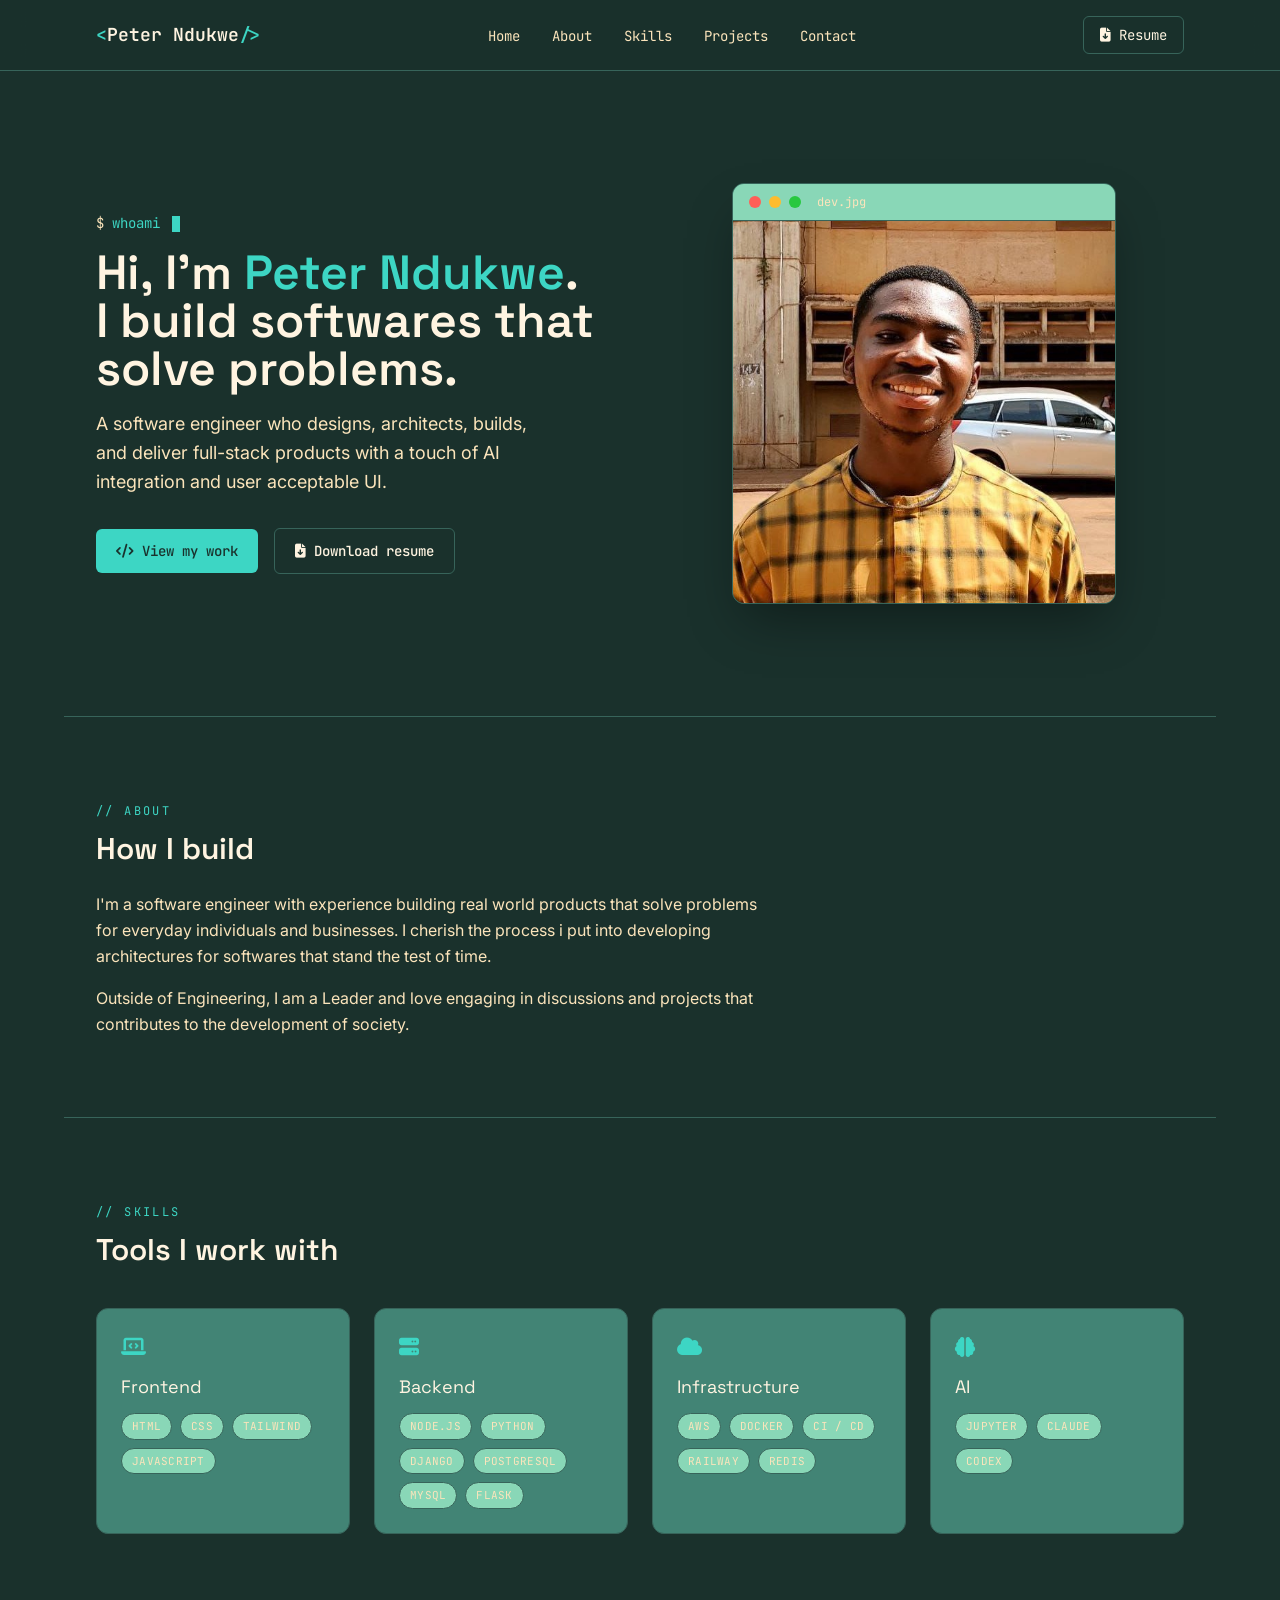
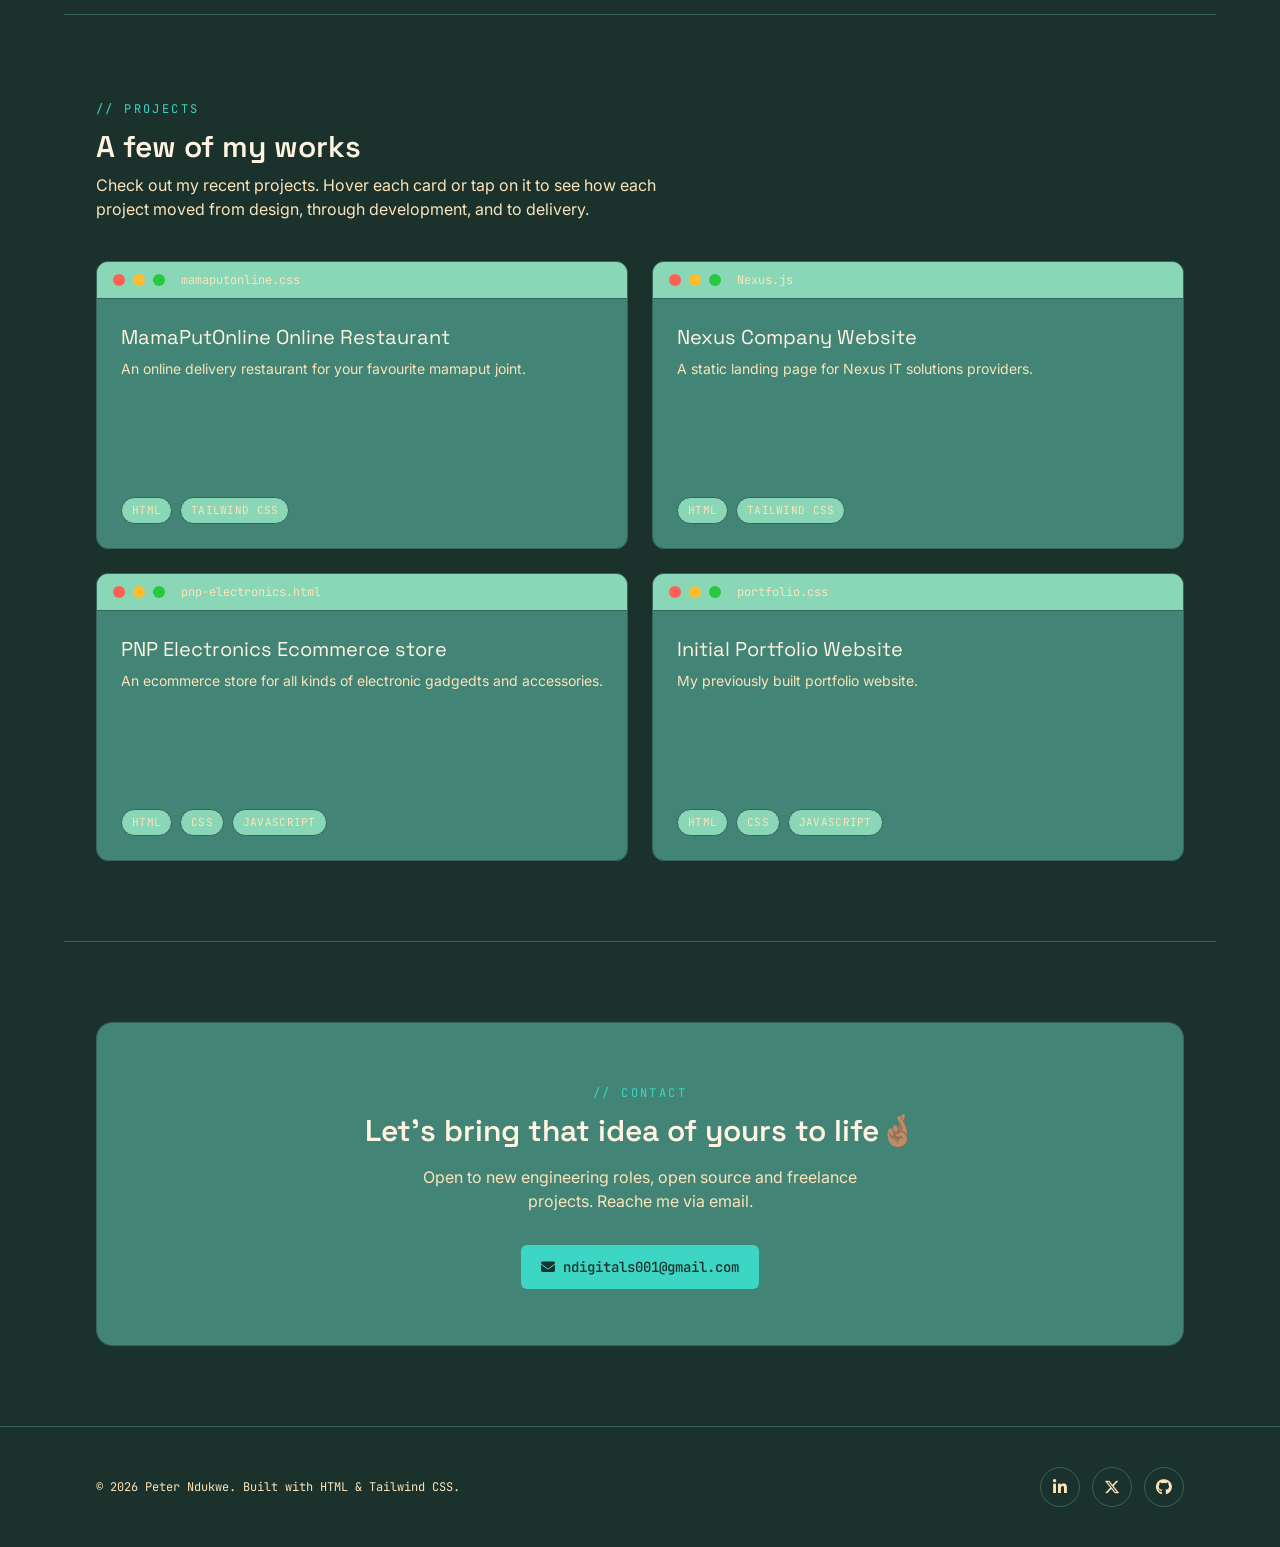
<file: index.html>
<!DOCTYPE html>
<html lang="en" class="scroll-smooth">
<head>
  <meta charset="UTF-8" />
  <meta name="viewport" content="width=device-width, initial-scale=1.0" />
  <title>Peter Ndukwe — Software Engineer</title>
  <meta name="description" content="Peter Ndukwe, a software engineer building reliable web applications end to end." />

  <!-- Google Fonts: Space Grotesk (headings), Inter (body), JetBrains Mono (labels/code accents) -->
  <link rel="preconnect" href="https://fonts.googleapis.com">
  <link rel="preconnect" href="https://fonts.gstatic.com" crossorigin>
  <link href="https://fonts.googleapis.com/css2?family=Space+Grotesk:wght@500;600;700&family=Inter:wght@400;500;600&family=JetBrains+Mono:wght@400;500;600&display=swap" rel="stylesheet">

  <!-- Font Awesome, used for the footer social icons (LinkedIn / X / GitHub) -->
  <link rel="stylesheet" href="https://cdnjs.cloudflare.com/ajax/libs/font-awesome/6.5.2/css/all.min.css">

  <!-- COMPILED Tailwind stylesheet. This is the OUTPUT file: it is generated
       from input.css + tailwind.config.js by running `npm run build`.
       Never edit output.css directly -- edit input.css instead and rebuild. -->
  <link rel="stylesheet" href="./css/output.css">
</head>

<body class="bg-bg text-ink font-body">

  <!-- =====================================================================
       NAVIGATION
       position: sticky + top-0 keeps the bar pinned to the top of the
       viewport once the page scrolls past it. backdrop-blur + a
       semi-transparent background gives the "glass" effect while still
       showing a hint of the page behind it.
  ====================================================================== -->
  <header class="sticky top-0 z-50 border-b border-edge bg-bg/80 backdrop-blur-md">
    <nav class="container-content flex items-center justify-between py-4">

      <!-- Logo / brand mark -->
      <a href="#home" class="font-mono text-lg font-semibold text-ink">
        <span class="text-accent">&lt;</span>Peter Ndukwe<span class="text-accent">/&gt;</span>
      </a>

      <!-- Desktop links: hidden on small screens, shown from the md breakpoint up -->
      <ul class="hidden md:flex items-center gap-8">
        <li><a href="#home" class="nav-link">Home</a></li>
        <li><a href="#about" class="nav-link">About</a></li>
        <li><a href="#skills" class="nav-link">Skills</a></li>
        <li><a href="#projects" class="nav-link">Projects</a></li>
        <li><a href="#contact" class="nav-link">Contact</a></li>
      </ul>

      <!-- Resume button stays visible at all sizes -->
      <a href="Peter-Ndukwe-Backend-Developer-Resume.pdf" download="Peter-Ndukwe-Resume.pdf"
         class="hidden sm:inline-flex items-center gap-2 rounded-md border border-edge px-4 py-2
                font-mono text-sm text-ink transition-colors hover:border-accent hover:text-accent">
        <i class="fa-solid fa-file-arrow-down"></i> Resume
      </a>
      <!-- Mobile menu toggle button: only visible below the md breakpoint -->
      <button id="menu-toggle" aria-label="Toggle navigation menu" aria-expanded="false"
              class="md:hidden text-ink text-xl">
        <i class="fa-solid fa-bars"></i>
      </button>
    </nav>

    <!-- Mobile dropdown menu: hidden by default, toggled via JS at the bottom of the page -->
    <ul id="mobile-menu" class="hidden md:hidden flex-col gap-1 border-t border-edge bg-bg px-6 py-4">
      <li><a href="#home" class="block py-2 nav-link">Home</a></li>
      <li><a href="#about" class="block py-2 nav-link">About</a></li>
      <li><a href="#skills" class="block py-2 nav-link">Skills</a></li>
      <li><a href="#projects" class="block py-2 nav-link">Projects</a></li>
      <li><a href="#contact" class="block py-2 nav-link">Contact</a></li>
      <li><a href="assets/resume.pdf" download="Your-Name-Resume.pdf" class="block py-2 nav-link">Download resume</a></li>
    </ul>
  </header>

  <main>
    <!-- =====================================================================
         HERO SECTION
         Two-column layout: intro copy + CTAs on the left, photo framed as
         an IDE-style window on the right. id="home" so the nav can jump here.
    ====================================================================== -->
    <section id="home" class="container-content grid md:grid-cols-2 gap-12 items-center py-20 md:py-28">

      <!-- Left column: introduction -->
      <div class="animate-fadeUp">
        <p class="font-mono text-accent text-sm mb-4">
          <span class="text-muted">$</span> whoami
          <span class="inline-block w-2 h-4 bg-accent ml-1 align-middle animate-blink"></span>
        </p>

        <h1 class="font-display text-4xl sm:text-5xl font-semibold leading-tight mb-4">
          Hi, I'm <span class="text-accent">Peter Ndukwe</span>.<br/>
          I build softwares that solve problems.
        </h1>

        <p class="text-muted text-lg leading-relaxed mb-8 max-w-md">
          A software engineer who designs, architects, builds, and deliver full-stack products
          with a touch of AI integration and user acceptable UI.
        </p>

        <!-- Call-to-action buttons: jump to projects, or download the resume -->
        <div class="flex flex-wrap items-center gap-4">
          <a href="#projects" class="btn-primary">
            <i class="fa-solid fa-code"></i> View my work
          </a>

          <!--
            RESUME DOWNLOAD BUTTON
            ---------------------------------------------------------------
            `href` points at the PDF sitting in this project's /assets
            folder. The `download` attribute tells the browser to save the
            file to disk (with the given filename) instead of navigating
            to it -- no JavaScript required, this is plain HTML behaviour.
            If you rename or move the file, update the href to match.
          -->
          <a href="Peter-Ndukwe-Backend-Developer-Resume.pdf" download="Peter-Ndukwe-Resume.pdf" class="btn-outline">
            <i class="fa-solid fa-file-arrow-down"></i> Download resume
          </a>
        </div>
      </div>

      <!-- Right column: photo, framed like a code editor window -->
      <div class="animate-fadeUp">
        <div class="rounded-xl border border-edge bg-panel overflow-hidden shadow-2xl shadow-black/40 max-w-sm mx-auto">
          <!-- Fake "window chrome" bar with traffic-light dots, ties into the dev theme -->
          <div class="window-bar">
            <span class="window-dot bg-dot-red"></span>
            <span class="window-dot bg-dot-yellow"></span>
            <span class="window-dot bg-dot-green"></span>
            <span class="ml-2 font-mono text-xs text-muted">dev.jpg</span>
          </div>
          <!-- Swap assets/profile.svg for your real photo (jpg/png/webp) -->
          <img src="images/passport.jpg" alt="Portrait of Peter Ndukwe" class="w-full aspect-square object-cover">
        </div>
      </div>
    </section>

    <!-- =====================================================================
         ABOUT SECTION
    ====================================================================== -->
    <section id="about" class="container-content py-20 border-t border-edge">
      <div class="max-w-2xl">
        <span class="section-tag">// about</span>
        <h2 class="text-3xl font-semibold mb-6">How I build</h2>
        <p class="text-muted leading-relaxed mb-4">
          I'm a software engineer with experience building real world products that solve problems for everyday individuals and businesses. I cherish the process i put into developing architectures for softwares that stand the test of time.
        </p>
        <p class="text-muted leading-relaxed">
          Outside of Engineering, I am a Leader and love engaging in discussions and projects that contributes to the development of society.
        </p>
      </div>
    </section>

    <!-- =====================================================================
         SKILLS SECTION
         A simple grid of skill categories rendered as mono "tag" pills.
    ====================================================================== -->
    <section id="skills" class="container-content py-20 border-t border-edge">
      <span class="section-tag">// skills</span>
      <h2 class="text-3xl font-semibold mb-10">Tools I work with</h2>

      <div class="grid sm:grid-cols-2 lg:grid-cols-4 gap-6">

        <div class="rounded-xl border border-edge bg-panel p-6">
          <i class="fa-solid fa-laptop-code text-accent mb-3 text-xl"></i>
          <h3 class="font-display text-lg mb-3">Frontend</h3>
          <div class="flex flex-wrap gap-2">
            <span class="tech-pill">HTML</span>
            <span class="tech-pill">CSS</span>
            <span class="tech-pill">Tailwind</span>
            <span class="tech-pill">JavaScript</span>
          </div>
        </div>

        <div class="rounded-xl border border-edge bg-panel p-6">
          <i class="fa-solid fa-server text-accent mb-3 text-xl"></i>
          <h3 class="font-display text-lg mb-3">Backend</h3>
          <div class="flex flex-wrap gap-2">
            <span class="tech-pill">Node.js</span>
            <span class="tech-pill">Python</span>
            <span class="tech-pill">Django</span>
            <span class="tech-pill">PostgreSQL</span>
            <span class="tech-pill">MySQL</span>
            <span class="tech-pill">Flask</span>
          </div>
        </div>

        <div class="rounded-xl border border-edge bg-panel p-6">
          <i class="fa-solid fa-cloud text-accent mb-3 text-xl"></i>
          <h3 class="font-display text-lg mb-3">Infrastructure</h3>
          <div class="flex flex-wrap gap-2">
            <span class="tech-pill">AWS</span>
            <span class="tech-pill">Docker</span>
            <span class="tech-pill">CI / CD</span>
            <span class="tech-pill">Railway</span>
            <span class="tech-pill">Redis</span>
          </div>
        </div>

        <div class="rounded-xl border border-edge bg-panel p-6">
         <i class="fa-solid fa-brain text-accent mb-3 text-xl"></i>
          <h3 class="font-display text-lg mb-3">AI</h3>
          <div class="flex flex-wrap gap-2">
            <span class="tech-pill">Jupyter</span>
            <span class="tech-pill">Claude</span>
            <span class="tech-pill">Codex</span>
          </div>
        </div>

      </div>
    </section>

    <!-- =====================================================================
         PROJECTS SECTION
         4 project cards. Each card shows the project name/stack by default;
         hovering (or tab-focusing, for keyboard users) reveals a
         description panel covering the design -> build -> delivery story.
         This is powered by the .project-card / .card-reveal classes
         defined in input.css (group-hover style, but using a plain
         CSS `:hover` + `:focus-within` selector so no extra JS is needed).
    ====================================================================== -->
    <section id="projects" class="container-content py-20 border-t border-edge">
      <span class="section-tag">// projects</span>
      <h2 class="text-3xl font-semibold mb-2"> A few of my works</h2>
      <p class="text-muted mb-10 max-w-xl">
        Check out my recent projects.
        Hover each card or tap on it to see how each project moved from design,
        through development, and to delivery.
      </p>

      <div class="grid sm:grid-cols-2 gap-6">

        <!-- Project 1 -->
        <article class="project-card h-72" tabindex="0">
          <div class="window-bar">
            <span class="window-dot bg-dot-red"></span>
            <span class="window-dot bg-dot-yellow"></span>
            <span class="window-dot bg-dot-green"></span>
            <span class="ml-2 font-mono text-xs text-muted">mamaputonline.css</span>
          </div>
          <div class="flex-1 p-6 flex flex-col">
            <h3 class="font-display text-xl mb-2">MamaPutOnline Online Restaurant</h3>
            <p class="text-muted text-sm mb-4">
              An online delivery restaurant for your favourite mamaput joint.
            </p>
            <div class="mt-auto flex flex-wrap gap-2">
              <span class="tech-pill">HTML</span>
              <span class="tech-pill">Tailwind CSS</span>
            </div>
          </div>

          <!-- Hover/focus reveal: design -> build -> delivery narrative -->
          <div class="card-reveal">
            <h4 class="font-mono text-xs uppercase text-accent tracking-wide">how it was built</h4>
            <p class="text-sm text-muted leading-relaxed">
              <span class="text-ink">Design:</span> spent a morning at the kitchen to see how orders actually flowed during rush hour, then designed a mobile-first menu and ordering screen that loads fast on low data .
              <span class="text-ink"> Build:</span> built the storefront in html and css and a bit of JS to handle mobile menu
              <span class="text-ink"> Delivery:</span> prepped it for deployment via GitHub
            </p>
            <div class="flex items-center gap-3">
              <a href="https://github.com/ndigitals04/mamaputonline" target="_blank" rel="noopener noreferrer"
                aria-label="GitHub profile" class="social-icon">
                <i class="fa-brands fa-github"></i>
              </a>
              <a class="flex items-center gap-2" href="https://ndigitals04.github.io/mamaputonline/" target="_blank" rel="noopener noreferrer" aria-label="GitHub profile">
                <div class="social-icon">
                  <i class="fa-solid fa-play"></i>
                </div>
                Live Demo
              </a>
            </div>
          </div>
        </article>

        <!-- Project 2 -->
        <article class="project-card h-72" tabindex="0">
          <div class="window-bar">
            <span class="window-dot bg-dot-red"></span>
            <span class="window-dot bg-dot-yellow"></span>
            <span class="window-dot bg-dot-green"></span>
            <span class="ml-2 font-mono text-xs text-muted">Nexus.js</span>
          </div>
          <div class="flex-1 p-6 flex flex-col">
            <h3 class="font-display text-xl mb-2">Nexus Company Website</h3>
            <p class="text-muted text-sm mb-4">
              A static landing page for Nexus IT solutions providers.
            </p>
            <div class="mt-auto flex flex-wrap gap-2">
              <span class="tech-pill">HTML</span>
              <span class="tech-pill">TAILWIND CSS</span>
            </div>
          </div>

          <div class="card-reveal">
            <h4 class="font-mono text-xs uppercase text-accent tracking-wide">how it was built</h4>
            <p class="text-sm text-muted leading-relaxed">
              <span class="text-ink">Design:</span> UI was provided by Turing Tech Trainers.
              <span class="text-ink"> Build:</span> Took time to stuy tailwind properly and built as pixel perfect as possible the provided interface.
              <span class="text-ink"> Delivery:</span> deployed via GitHub pages.
            </p>
            <div class="flex items-center gap-3">
              <a href="https://github.com/ndigitals04/peter_ndukwe_nexus_website" target="_blank" rel="noopener noreferrer"
                aria-label="GitHub profile" class="social-icon">
                <i class="fa-brands fa-github"></i>
              </a>
              <a class="flex items-center gap-2" href="https://ndigitals04.github.io/peter_ndukwe_nexus_website/" target="_blank" rel="noopener noreferrer" aria-label="GitHub profile">
                <div class="social-icon">
                  <i class="fa-solid fa-play"></i>
                </div>
                Live Demo
              </a>
            </div>
          </div>
        </article>

        <!-- Project 3 -->
        <article class="project-card h-72" tabindex="0">
          <div class="window-bar">
            <span class="window-dot bg-dot-red"></span>
            <span class="window-dot bg-dot-yellow"></span>
            <span class="window-dot bg-dot-green"></span>
            <span class="ml-2 font-mono text-xs text-muted">pnp-electronics.html</span>
          </div>
          <div class="flex-1 p-6 flex flex-col">
            <h3 class="font-display text-xl mb-2">PNP Electronics Ecommerce store</h3>
            <p class="text-muted text-sm mb-4">
              An ecommerce store for all kinds of electronic gadgedts and accessories.
            </p>
            <div class="mt-auto flex flex-wrap gap-2">
              <span class="tech-pill">HTML</span>
              <span class="tech-pill">CSS</span>
              <span class="tech-pill">JavaScript</span>
            </div>
          </div>

          <div class="card-reveal">
            <h4 class="font-mono text-xs uppercase text-accent tracking-wide">how it was built</h4>
            <p class="text-sm text-muted leading-relaxed">
              <span class="text-ink">Design:</span> a group project from Turing Tech.
              <span class="text-ink"> Build:</span>Spent time in back to meetings with team members to plan how we'll go about the build. About and contact page were assigned to me..
              <span class="text-ink"> Delivery:</span> I compiled the project from all group members and prepared for deployment via GitHub.
            </p>

            <div class="flex items-center gap-3">
              <a href="https://github.com/frankson12000/group16-project-e-commerce" target="_blank" rel="noopener noreferrer"
                aria-label="GitHub profile" class="social-icon">
                <i class="fa-brands fa-github"></i>
              </a>
              <a class="flex items-center gap-2" href="https://frankson12000.github.io/group16-project-e-commerce/" target="_blank" rel="noopener noreferrer" aria-label="GitHub profile">
                <div class="social-icon">
                  <i class="fa-solid fa-play"></i>
                </div>
                Live Demo
              </a>
            </div>
          </div>
        </article>

        <!-- Project 4 -->
        <article class="project-card h-72" tabindex="0">
          <div class="window-bar">
            <span class="window-dot bg-dot-red"></span>
            <span class="window-dot bg-dot-yellow"></span>
            <span class="window-dot bg-dot-green"></span>
            <span class="ml-2 font-mono text-xs text-muted">portfolio.css</span>
          </div>
          <div class="flex-1 p-6 flex flex-col">
            <h3 class="font-display text-xl mb-2">Initial Portfolio Website</h3>
            <p class="text-muted text-sm mb-4">
              My previously built portfolio website.
            </p>
            <div class="mt-auto flex flex-wrap gap-2">
              <span class="tech-pill">HTML</span>
              <span class="tech-pill">CSS</span>
              <span class="tech-pill">JavaScript</span>
            </div>
          </div>

          <div class="card-reveal">
            <h4 class="font-mono text-xs uppercase text-accent tracking-wide">how it was built</h4>
            <p class="text-sm text-muted leading-relaxed">
              <span class="text-ink">Design:</span> First took inspiration from a couple of sites and that's where i got the changing theme idea.
              <span class="text-ink"> Build:</span> built the html structure and then went into styling with css. Added JS for the mobile menu and to update the date the portfolio was last modified.
              <span class="text-ink"> Delivery:</span> Deployed with GitHub pages and shared online for review.
            </p>

            <div class="flex items-center gap-3">
              <a href="https://github.com/ndigitals04/peterndukwe_portfolio" target="_blank" rel="noopener noreferrer"
                aria-label="GitHub profile" class="social-icon">
                <i class="fa-brands fa-github"></i>
              </a>
              <a class="flex items-center gap-2" href="https://ndigitals04.github.io/peterndukwe_portfolio/" target="_blank" rel="noopener noreferrer" aria-label="GitHub profile">
                <div class="social-icon">
                  <i class="fa-solid fa-play"></i>
                </div>
                Live Demo
              </a>
            </div>
          </div>
        </article>

      </div>
    </section>

    <!-- =====================================================================
         CONTACT SECTION
    ====================================================================== -->
    <section id="contact" class="container-content py-20 border-t border-edge">
      <div class="rounded-2xl border border-edge bg-panel px-8 py-14 text-center">
        <span class="section-tag">// contact</span>
        <h2 class="text-3xl font-semibold mb-4">Let's bring that idea of yours to life🤞🏽</h2>
        <p class="text-muted max-w-md mx-auto mb-8">
          Open to new engineering roles, open source and freelance projects. Reache me via email.
        </p>
        <a href="mailto:ndigitals001@gmail.com" class="btn-primary">
          <i class="fa-solid fa-envelope"></i> ndigitals001@gmail.com
        </a>
      </div>
    </section>
  </main>

  <!-- =====================================================================
       FOOTER
       Social links to LinkedIn, X (Twitter) and GitHub, using Font Awesome
       brand icons. Update the href values to point at your real profiles.
  ====================================================================== -->
  <footer class="border-t border-edge">
    <div class="container-content py-10 flex flex-col sm:flex-row items-center justify-between gap-6">

      <p class="font-mono text-xs text-muted">
        © <span id="year"></span> Peter Ndukwe. Built with HTML &amp; Tailwind CSS.
      </p>

      <div class="flex items-center gap-3">
        <a href="https://linkedin.com/in/peter--ndukwe" target="_blank" rel="noopener noreferrer"
           aria-label="LinkedIn profile" class="social-icon">
          <i class="fa-brands fa-linkedin-in"></i>
        </a>
        <a href="https://x.com/ndigitals001" target="_blank" rel="noopener noreferrer"
           aria-label="X (Twitter) profile" class="social-icon">
          <i class="fa-brands fa-x-twitter"></i>
        </a>
        <a href="https://github.com/ndigitals04" target="_blank" rel="noopener noreferrer"
           aria-label="GitHub profile" class="social-icon">
          <i class="fa-brands fa-github"></i>
        </a>
      </div>
    </div>
  </footer>

  <!-- =====================================================================
       JAVASCRIPT
       Small, vanilla JS for two things only:
         1. Toggling the mobile nav menu open/closed.
         2. Writing the current year into the footer automatically.
       Everything else (smooth scroll, hover reveals, the resume download)
       is handled by plain HTML/CSS -- no framework needed for a one-pager.
  ====================================================================== -->
  <script>
    // Grab the toggle button and the mobile menu it controls
    const menuToggle = document.getElementById('menu-toggle');
    const mobileMenu = document.getElementById('mobile-menu');

    menuToggle.addEventListener('click', () => {
      // Flip the menu between hidden/visible
      const isHidden = mobileMenu.classList.contains('hidden');
      mobileMenu.classList.toggle('hidden');
      mobileMenu.classList.toggle('flex');

      // Keep the button's accessible state in sync with the menu state
      menuToggle.setAttribute('aria-expanded', String(isHidden));
    });

    // Close the mobile menu automatically once a link inside it is clicked
    mobileMenu.querySelectorAll('a').forEach((link) => {
      link.addEventListener('click', () => {
        mobileMenu.classList.add('hidden');
        mobileMenu.classList.remove('flex');
        menuToggle.setAttribute('aria-expanded', 'false');
      });
    });

    // Auto-fill the footer's copyright year so it never goes stale
    document.getElementById('year').textContent = new Date().getFullYear();
  </script>

</body>
</html>
</file>
<file: css/output.css>
/**
 * input.css
 * -------------------------------------------------------------------------
 * This is the SOURCE file. You never link this directly in index.html.
 * Tailwind reads this file, combines it with every class used in
 * index.html, and writes the final compiled stylesheet to output.css.
 *
 * Build it with:
 *    npm install            (first time only)
 *    npm run build          (one-off build -> output.css)
 *    npm run watch           (rebuilds automatically while you edit)
 * -------------------------------------------------------------------------
 */

/* Pulls in Tailwind's base reset, then its utility/component layers */

*, ::before, ::after {
  --tw-border-spacing-x: 0;
  --tw-border-spacing-y: 0;
  --tw-translate-x: 0;
  --tw-translate-y: 0;
  --tw-rotate: 0;
  --tw-skew-x: 0;
  --tw-skew-y: 0;
  --tw-scale-x: 1;
  --tw-scale-y: 1;
  --tw-pan-x:  ;
  --tw-pan-y:  ;
  --tw-pinch-zoom:  ;
  --tw-scroll-snap-strictness: proximity;
  --tw-gradient-from-position:  ;
  --tw-gradient-via-position:  ;
  --tw-gradient-to-position:  ;
  --tw-ordinal:  ;
  --tw-slashed-zero:  ;
  --tw-numeric-figure:  ;
  --tw-numeric-spacing:  ;
  --tw-numeric-fraction:  ;
  --tw-ring-inset:  ;
  --tw-ring-offset-width: 0px;
  --tw-ring-offset-color: #fff;
  --tw-ring-color: rgb(59 130 246 / 0.5);
  --tw-ring-offset-shadow: 0 0 #0000;
  --tw-ring-shadow: 0 0 #0000;
  --tw-shadow: 0 0 #0000;
  --tw-shadow-colored: 0 0 #0000;
  --tw-blur:  ;
  --tw-brightness:  ;
  --tw-contrast:  ;
  --tw-grayscale:  ;
  --tw-hue-rotate:  ;
  --tw-invert:  ;
  --tw-saturate:  ;
  --tw-sepia:  ;
  --tw-drop-shadow:  ;
  --tw-backdrop-blur:  ;
  --tw-backdrop-brightness:  ;
  --tw-backdrop-contrast:  ;
  --tw-backdrop-grayscale:  ;
  --tw-backdrop-hue-rotate:  ;
  --tw-backdrop-invert:  ;
  --tw-backdrop-opacity:  ;
  --tw-backdrop-saturate:  ;
  --tw-backdrop-sepia:  ;
  --tw-contain-size:  ;
  --tw-contain-layout:  ;
  --tw-contain-paint:  ;
  --tw-contain-style:  ;
}

::backdrop {
  --tw-border-spacing-x: 0;
  --tw-border-spacing-y: 0;
  --tw-translate-x: 0;
  --tw-translate-y: 0;
  --tw-rotate: 0;
  --tw-skew-x: 0;
  --tw-skew-y: 0;
  --tw-scale-x: 1;
  --tw-scale-y: 1;
  --tw-pan-x:  ;
  --tw-pan-y:  ;
  --tw-pinch-zoom:  ;
  --tw-scroll-snap-strictness: proximity;
  --tw-gradient-from-position:  ;
  --tw-gradient-via-position:  ;
  --tw-gradient-to-position:  ;
  --tw-ordinal:  ;
  --tw-slashed-zero:  ;
  --tw-numeric-figure:  ;
  --tw-numeric-spacing:  ;
  --tw-numeric-fraction:  ;
  --tw-ring-inset:  ;
  --tw-ring-offset-width: 0px;
  --tw-ring-offset-color: #fff;
  --tw-ring-color: rgb(59 130 246 / 0.5);
  --tw-ring-offset-shadow: 0 0 #0000;
  --tw-ring-shadow: 0 0 #0000;
  --tw-shadow: 0 0 #0000;
  --tw-shadow-colored: 0 0 #0000;
  --tw-blur:  ;
  --tw-brightness:  ;
  --tw-contrast:  ;
  --tw-grayscale:  ;
  --tw-hue-rotate:  ;
  --tw-invert:  ;
  --tw-saturate:  ;
  --tw-sepia:  ;
  --tw-drop-shadow:  ;
  --tw-backdrop-blur:  ;
  --tw-backdrop-brightness:  ;
  --tw-backdrop-contrast:  ;
  --tw-backdrop-grayscale:  ;
  --tw-backdrop-hue-rotate:  ;
  --tw-backdrop-invert:  ;
  --tw-backdrop-opacity:  ;
  --tw-backdrop-saturate:  ;
  --tw-backdrop-sepia:  ;
  --tw-contain-size:  ;
  --tw-contain-layout:  ;
  --tw-contain-paint:  ;
  --tw-contain-style:  ;
}

/*! tailwindcss v3.4.19 | MIT License | https://tailwindcss.com
 */

/*
1. Prevent padding and border from affecting element width. (https://github.com/mozdevs/cssremedy/issues/4)
2. Allow adding a border to an element by just adding a border-width. (https://github.com/tailwindcss/tailwindcss/pull/116)
*/

*,
::before,
::after {
  box-sizing: border-box;
  /* 1 */
  border-width: 0;
  /* 2 */
  border-style: solid;
  /* 2 */
  border-color: #e5e7eb;
  /* 2 */
}

::before,
::after {
  --tw-content: '';
}

/*
1. Use a consistent sensible line-height in all browsers.
2. Prevent adjustments of font size after orientation changes in iOS.
3. Use a more readable tab size.
4. Use the user's configured `sans` font-family by default.
5. Use the user's configured `sans` font-feature-settings by default.
6. Use the user's configured `sans` font-variation-settings by default.
7. Disable tap highlights on iOS
*/

html,
:host {
  line-height: 1.5;
  /* 1 */
  -webkit-text-size-adjust: 100%;
  /* 2 */
  -moz-tab-size: 4;
  /* 3 */
  -o-tab-size: 4;
     tab-size: 4;
  /* 3 */
  font-family: ui-sans-serif, system-ui, sans-serif, "Apple Color Emoji", "Segoe UI Emoji", "Segoe UI Symbol", "Noto Color Emoji";
  /* 4 */
  font-feature-settings: normal;
  /* 5 */
  font-variation-settings: normal;
  /* 6 */
  -webkit-tap-highlight-color: transparent;
  /* 7 */
}

/*
1. Remove the margin in all browsers.
2. Inherit line-height from `html` so users can set them as a class directly on the `html` element.
*/

body {
  margin: 0;
  /* 1 */
  line-height: inherit;
  /* 2 */
}

/*
1. Add the correct height in Firefox.
2. Correct the inheritance of border color in Firefox. (https://bugzilla.mozilla.org/show_bug.cgi?id=190655)
3. Ensure horizontal rules are visible by default.
*/

hr {
  height: 0;
  /* 1 */
  color: inherit;
  /* 2 */
  border-top-width: 1px;
  /* 3 */
}

/*
Add the correct text decoration in Chrome, Edge, and Safari.
*/

abbr:where([title]) {
  -webkit-text-decoration: underline dotted;
          text-decoration: underline dotted;
}

/*
Remove the default font size and weight for headings.
*/

h1,
h2,
h3,
h4,
h5,
h6 {
  font-size: inherit;
  font-weight: inherit;
}

/*
Reset links to optimize for opt-in styling instead of opt-out.
*/

a {
  color: inherit;
  text-decoration: inherit;
}

/*
Add the correct font weight in Edge and Safari.
*/

b,
strong {
  font-weight: bolder;
}

/*
1. Use the user's configured `mono` font-family by default.
2. Use the user's configured `mono` font-feature-settings by default.
3. Use the user's configured `mono` font-variation-settings by default.
4. Correct the odd `em` font sizing in all browsers.
*/

code,
kbd,
samp,
pre {
  font-family: JetBrains Mono, ui-monospace, SFMono-Regular, monospace;
  /* 1 */
  font-feature-settings: normal;
  /* 2 */
  font-variation-settings: normal;
  /* 3 */
  font-size: 1em;
  /* 4 */
}

/*
Add the correct font size in all browsers.
*/

small {
  font-size: 80%;
}

/*
Prevent `sub` and `sup` elements from affecting the line height in all browsers.
*/

sub,
sup {
  font-size: 75%;
  line-height: 0;
  position: relative;
  vertical-align: baseline;
}

sub {
  bottom: -0.25em;
}

sup {
  top: -0.5em;
}

/*
1. Remove text indentation from table contents in Chrome and Safari. (https://bugs.chromium.org/p/chromium/issues/detail?id=999088, https://bugs.webkit.org/show_bug.cgi?id=201297)
2. Correct table border color inheritance in all Chrome and Safari. (https://bugs.chromium.org/p/chromium/issues/detail?id=935729, https://bugs.webkit.org/show_bug.cgi?id=195016)
3. Remove gaps between table borders by default.
*/

table {
  text-indent: 0;
  /* 1 */
  border-color: inherit;
  /* 2 */
  border-collapse: collapse;
  /* 3 */
}

/*
1. Change the font styles in all browsers.
2. Remove the margin in Firefox and Safari.
3. Remove default padding in all browsers.
*/

button,
input,
optgroup,
select,
textarea {
  font-family: inherit;
  /* 1 */
  font-feature-settings: inherit;
  /* 1 */
  font-variation-settings: inherit;
  /* 1 */
  font-size: 100%;
  /* 1 */
  font-weight: inherit;
  /* 1 */
  line-height: inherit;
  /* 1 */
  letter-spacing: inherit;
  /* 1 */
  color: inherit;
  /* 1 */
  margin: 0;
  /* 2 */
  padding: 0;
  /* 3 */
}

/*
Remove the inheritance of text transform in Edge and Firefox.
*/

button,
select {
  text-transform: none;
}

/*
1. Correct the inability to style clickable types in iOS and Safari.
2. Remove default button styles.
*/

button,
input:where([type='button']),
input:where([type='reset']),
input:where([type='submit']) {
  -webkit-appearance: button;
  /* 1 */
  background-color: transparent;
  /* 2 */
  background-image: none;
  /* 2 */
}

/*
Use the modern Firefox focus style for all focusable elements.
*/

:-moz-focusring {
  outline: auto;
}

/*
Remove the additional `:invalid` styles in Firefox. (https://github.com/mozilla/gecko-dev/blob/2f9eacd9d3d995c937b4251a5557d95d494c9be1/layout/style/res/forms.css#L728-L737)
*/

:-moz-ui-invalid {
  box-shadow: none;
}

/*
Add the correct vertical alignment in Chrome and Firefox.
*/

progress {
  vertical-align: baseline;
}

/*
Correct the cursor style of increment and decrement buttons in Safari.
*/

::-webkit-inner-spin-button,
::-webkit-outer-spin-button {
  height: auto;
}

/*
1. Correct the odd appearance in Chrome and Safari.
2. Correct the outline style in Safari.
*/

[type='search'] {
  -webkit-appearance: textfield;
  /* 1 */
  outline-offset: -2px;
  /* 2 */
}

/*
Remove the inner padding in Chrome and Safari on macOS.
*/

::-webkit-search-decoration {
  -webkit-appearance: none;
}

/*
1. Correct the inability to style clickable types in iOS and Safari.
2. Change font properties to `inherit` in Safari.
*/

::-webkit-file-upload-button {
  -webkit-appearance: button;
  /* 1 */
  font: inherit;
  /* 2 */
}

/*
Add the correct display in Chrome and Safari.
*/

summary {
  display: list-item;
}

/*
Removes the default spacing and border for appropriate elements.
*/

blockquote,
dl,
dd,
h1,
h2,
h3,
h4,
h5,
h6,
hr,
figure,
p,
pre {
  margin: 0;
}

fieldset {
  margin: 0;
  padding: 0;
}

legend {
  padding: 0;
}

ol,
ul,
menu {
  list-style: none;
  margin: 0;
  padding: 0;
}

/*
Reset default styling for dialogs.
*/

dialog {
  padding: 0;
}

/*
Prevent resizing textareas horizontally by default.
*/

textarea {
  resize: vertical;
}

/*
1. Reset the default placeholder opacity in Firefox. (https://github.com/tailwindlabs/tailwindcss/issues/3300)
2. Set the default placeholder color to the user's configured gray 400 color.
*/

input::-moz-placeholder, textarea::-moz-placeholder {
  opacity: 1;
  /* 1 */
  color: #9ca3af;
  /* 2 */
}

input::placeholder,
textarea::placeholder {
  opacity: 1;
  /* 1 */
  color: #9ca3af;
  /* 2 */
}

/*
Set the default cursor for buttons.
*/

button,
[role="button"] {
  cursor: pointer;
}

/*
Make sure disabled buttons don't get the pointer cursor.
*/

:disabled {
  cursor: default;
}

/*
1. Make replaced elements `display: block` by default. (https://github.com/mozdevs/cssremedy/issues/14)
2. Add `vertical-align: middle` to align replaced elements more sensibly by default. (https://github.com/jensimmons/cssremedy/issues/14#issuecomment-634934210)
   This can trigger a poorly considered lint error in some tools but is included by design.
*/

img,
svg,
video,
canvas,
audio,
iframe,
embed,
object {
  display: block;
  /* 1 */
  vertical-align: middle;
  /* 2 */
}

/*
Constrain images and videos to the parent width and preserve their intrinsic aspect ratio. (https://github.com/mozdevs/cssremedy/issues/14)
*/

img,
video {
  max-width: 100%;
  height: auto;
}

/* Make elements with the HTML hidden attribute stay hidden by default */

[hidden]:where(:not([hidden="until-found"])) {
  display: none;
}

html {
  /* Makes clicking a nav link (e.g. #projects) scroll smoothly */
  scroll-behavior: smooth;
}

body {
  --tw-bg-opacity: 1;
  background-color: rgb(26 49 44 / var(--tw-bg-opacity, 1));
  font-family: Inter, ui-sans-serif, system-ui, sans-serif;
  --tw-text-opacity: 1;
  color: rgb(255 244 225 / var(--tw-text-opacity, 1));
  -webkit-font-smoothing: antialiased;
  -moz-osx-font-smoothing: grayscale;
}

/* Gives every section a scroll-margin so the sticky nav never overlaps
     the top of the section when jumped to via an anchor link */

section {
  scroll-margin-top: 5rem;
  /* background-color: #37645a; */
}

h1, h2, h3, h4 {
  font-family: Space Grotesk, ui-sans-serif, system-ui, sans-serif;
  --tw-text-opacity: 1;
  color: rgb(255 244 225 / var(--tw-text-opacity, 1));
}

/* ---- Layout helpers --------------------------------------------------- */

.container-content {
  margin-left: auto;
  margin-right: auto;
  max-width: 72rem;
  padding-left: 1.5rem;
  padding-right: 1.5rem;
}

@media (min-width: 640px) {
  .container-content {
    padding-left: 2rem;
    padding-right: 2rem;
  }
}

.section-tag {
  /* Small mono "label" that sits above every section heading,
       e.g. "// about" — reinforces the developer/IDE theme */
  margin-bottom: 0.75rem;
  display: inline-block;
  font-family: JetBrains Mono, ui-monospace, SFMono-Regular, monospace;
  font-size: 0.75rem;
  line-height: 1rem;
  text-transform: uppercase;
  letter-spacing: 0.2em;
  --tw-text-opacity: 1;
  color: rgb(61 214 196 / var(--tw-text-opacity, 1));
}

/* ---- Navigation -------------------------------------------------------- */

.nav-link {
  font-family: JetBrains Mono, ui-monospace, SFMono-Regular, monospace;
  font-size: 0.875rem;
  line-height: 1.25rem;
  --tw-text-opacity: 1;
  color: rgb(251 228 187 / var(--tw-text-opacity, 1));
  transition-property: color, background-color, border-color, text-decoration-color, fill, stroke;
  transition-timing-function: cubic-bezier(0.4, 0, 0.2, 1);
  transition-duration: 200ms;
}

.nav-link:hover {
  --tw-text-opacity: 1;
  color: rgb(61 214 196 / var(--tw-text-opacity, 1));
}

/* ---- Buttons ------------------------------------------------------------ */

.btn-primary {
  display: inline-flex;
  align-items: center;
  gap: 0.5rem;
  border-radius: 0.375rem;
  --tw-bg-opacity: 1;
  background-color: rgb(61 214 196 / var(--tw-bg-opacity, 1));
  padding-left: 1.25rem;
  padding-right: 1.25rem;
  padding-top: 0.75rem;
  padding-bottom: 0.75rem;
  font-family: JetBrains Mono, ui-monospace, SFMono-Regular, monospace;
  font-size: 0.875rem;
  line-height: 1.25rem;
  font-weight: 500;
  --tw-text-opacity: 1;
  color: rgb(26 49 44 / var(--tw-text-opacity, 1));
  transition-property: transform;
  transition-timing-function: cubic-bezier(0.4, 0, 0.2, 1);
  transition-duration: 200ms;
}

.btn-primary:hover {
  --tw-translate-y: -0.125rem;
  transform: translate(var(--tw-translate-x), var(--tw-translate-y)) rotate(var(--tw-rotate)) skewX(var(--tw-skew-x)) skewY(var(--tw-skew-y)) scaleX(var(--tw-scale-x)) scaleY(var(--tw-scale-y));
}

/* Opacity modifiers (shadow-accent/20) can't be used inside @apply,
     so the hover glow is written as a plain CSS rule instead. */

.btn-primary:hover {
  box-shadow: 0 10px 15px -3px rgba(61, 214, 196, 0.2), 0 4px 6px -4px rgba(61, 214, 196, 0.2);
}

.btn-outline {
  display: inline-flex;
  align-items: center;
  gap: 0.5rem;
  border-radius: 0.375rem;
  border-width: 1px;
  --tw-border-opacity: 1;
  border-color: rgb(55 100 90 / var(--tw-border-opacity, 1));
  padding-left: 1.25rem;
  padding-right: 1.25rem;
  padding-top: 0.75rem;
  padding-bottom: 0.75rem;
  font-family: JetBrains Mono, ui-monospace, SFMono-Regular, monospace;
  font-size: 0.875rem;
  line-height: 1.25rem;
  font-weight: 500;
  --tw-text-opacity: 1;
  color: rgb(255 244 225 / var(--tw-text-opacity, 1));
  transition-property: color, background-color, border-color, text-decoration-color, fill, stroke;
  transition-timing-function: cubic-bezier(0.4, 0, 0.2, 1);
  transition-duration: 200ms;
}

.btn-outline:hover {
  --tw-border-opacity: 1;
  border-color: rgb(61 214 196 / var(--tw-border-opacity, 1));
  --tw-text-opacity: 1;
  color: rgb(61 214 196 / var(--tw-text-opacity, 1));
}

/* ---- IDE-style window chrome (used for hero photo + project cards) ----- */

.window-dot {
  display: inline-block;
  height: 0.75rem;
  width: 0.75rem;
  border-radius: 9999px;
}

.window-bar {
  display: flex;
  align-items: center;
  gap: 0.5rem;
  border-bottom-width: 1px;
  --tw-border-opacity: 1;
  border-color: rgb(55 100 90 / var(--tw-border-opacity, 1));
  --tw-bg-opacity: 1;
  background-color: rgb(137 215 183 / var(--tw-bg-opacity, 1));
  padding-left: 1rem;
  padding-right: 1rem;
  padding-top: 0.625rem;
  padding-bottom: 0.625rem;
}

/* ---- Project card -------------------------------------------------------
     The card is `relative` + `overflow-hidden` so the hover description
     panel (.card-reveal) can sit on top of it and slide/fade into view. */

.project-card {
  position: relative;
  display: flex;
  flex-direction: column;
  overflow: hidden;
  border-radius: 0.75rem;
  border-width: 1px;
  --tw-border-opacity: 1;
  border-color: rgb(55 100 90 / var(--tw-border-opacity, 1));
  --tw-bg-opacity: 1;
  background-color: rgb(66 132 117 / var(--tw-bg-opacity, 1));
  transition-property: color, background-color, border-color, text-decoration-color, fill, stroke;
  transition-timing-function: cubic-bezier(0.4, 0, 0.2, 1);
  transition-duration: 300ms;
}

.project-card:hover {
  --tw-border-opacity: 1;
  border-color: rgb(66 132 117 / var(--tw-border-opacity, 1));
}

.card-reveal {
  pointer-events: none;
  position: absolute;
  inset: 0px;
  display: flex;
  --tw-translate-y: 0.5rem;
  transform: translate(var(--tw-translate-x), var(--tw-translate-y)) rotate(var(--tw-rotate)) skewX(var(--tw-skew-x)) skewY(var(--tw-skew-y)) scaleX(var(--tw-scale-x)) scaleY(var(--tw-scale-y));
  flex-direction: column;
  justify-content: center;
  gap: 0.75rem;
  padding: 1.5rem;
  opacity: 0;
  transition-property: all;
  transition-timing-function: cubic-bezier(0.4, 0, 0.2, 1);
  transition-duration: 300ms;
  transition-timing-function: cubic-bezier(0, 0, 0.2, 1);
  /* Opacity modifiers like `bg-panel/97` can't be used inside @apply,
       so the translucent panel background is set directly here instead. */
  background-color: rgba(18, 27, 46, 0.97);
}

/* Reveal the description panel on hover OR keyboard focus
     (focus-within covers tabbing to the link inside the card) */

.project-card:hover .card-reveal,
  .project-card:focus-within .card-reveal {
  pointer-events: auto;
  --tw-translate-y: 0px;
  transform: translate(var(--tw-translate-x), var(--tw-translate-y)) rotate(var(--tw-rotate)) skewX(var(--tw-skew-x)) skewY(var(--tw-skew-y)) scaleX(var(--tw-scale-x)) scaleY(var(--tw-scale-y));
  opacity: 1;
}

.tech-pill {
  border-radius: 9999px;
  border-width: 1px;
  --tw-border-opacity: 1;
  border-color: rgb(55 100 90 / var(--tw-border-opacity, 1));
  --tw-bg-opacity: 1;
  background-color: rgb(137 215 183 / var(--tw-bg-opacity, 1));
  padding-left: 0.625rem;
  padding-right: 0.625rem;
  padding-top: 0.25rem;
  padding-bottom: 0.25rem;
  font-family: JetBrains Mono, ui-monospace, SFMono-Regular, monospace;
  font-size: 11px;
  text-transform: uppercase;
  letter-spacing: 0.025em;
  --tw-text-opacity: 1;
  color: rgb(251 228 187 / var(--tw-text-opacity, 1));
}

/* ---- Social icon links (footer) ---------------------------------------- */

.social-icon {
  display: flex;
  height: 2.5rem;
  width: 2.5rem;
  align-items: center;
  justify-content: center;
  border-radius: 9999px;
  border-width: 1px;
  --tw-border-opacity: 1;
  border-color: rgb(55 100 90 / var(--tw-border-opacity, 1));
  --tw-text-opacity: 1;
  color: rgb(251 228 187 / var(--tw-text-opacity, 1));
  transition-property: color, background-color, border-color, text-decoration-color, fill, stroke;
  transition-timing-function: cubic-bezier(0.4, 0, 0.2, 1);
  transition-duration: 200ms;
}

.social-icon:hover {
  --tw-border-opacity: 1;
  border-color: rgb(61 214 196 / var(--tw-border-opacity, 1));
  --tw-text-opacity: 1;
  color: rgb(61 214 196 / var(--tw-text-opacity, 1));
}

.visible {
  visibility: visible;
}

.static {
  position: static;
}

.sticky {
  position: sticky;
}

.top-0 {
  top: 0px;
}

.z-50 {
  z-index: 50;
}

.mx-auto {
  margin-left: auto;
  margin-right: auto;
}

.mb-10 {
  margin-bottom: 2.5rem;
}

.mb-2 {
  margin-bottom: 0.5rem;
}

.mb-3 {
  margin-bottom: 0.75rem;
}

.mb-4 {
  margin-bottom: 1rem;
}

.mb-6 {
  margin-bottom: 1.5rem;
}

.mb-8 {
  margin-bottom: 2rem;
}

.ml-1 {
  margin-left: 0.25rem;
}

.ml-2 {
  margin-left: 0.5rem;
}

.mt-auto {
  margin-top: auto;
}

.block {
  display: block;
}

.inline-block {
  display: inline-block;
}

.flex {
  display: flex;
}

.grid {
  display: grid;
}

.hidden {
  display: none;
}

.aspect-square {
  aspect-ratio: 1 / 1;
}

.h-4 {
  height: 1rem;
}

.h-72 {
  height: 18rem;
}

.w-2 {
  width: 0.5rem;
}

.w-full {
  width: 100%;
}

.max-w-2xl {
  max-width: 42rem;
}

.max-w-md {
  max-width: 28rem;
}

.max-w-sm {
  max-width: 24rem;
}

.max-w-xl {
  max-width: 36rem;
}

.flex-1 {
  flex: 1 1 0%;
}

@keyframes blink {
  0%, 50% {
    opacity: 1;
  }

  51%, 100% {
    opacity: 0;
  }
}

.animate-blink {
  animation: blink 1s step-end infinite;
}

@keyframes fadeUp {
  0% {
    opacity: 0;
    transform: translateY(12px);
  }

  100% {
    opacity: 1;
    transform: translateY(0);
  }
}

.animate-fadeUp {
  animation: fadeUp 0.6s ease-out both;
}

.flex-col {
  flex-direction: column;
}

.flex-wrap {
  flex-wrap: wrap;
}

.items-center {
  align-items: center;
}

.justify-center {
  justify-content: center;
}

.justify-between {
  justify-content: space-between;
}

.justify-evenly {
  justify-content: space-evenly;
}

.gap-1 {
  gap: 0.25rem;
}

.gap-12 {
  gap: 3rem;
}

.gap-2 {
  gap: 0.5rem;
}

.gap-3 {
  gap: 0.75rem;
}

.gap-4 {
  gap: 1rem;
}

.gap-6 {
  gap: 1.5rem;
}

.gap-8 {
  gap: 2rem;
}

.overflow-hidden {
  overflow: hidden;
}

.scroll-smooth {
  scroll-behavior: smooth;
}

.rounded-2xl {
  border-radius: 1rem;
}

.rounded-md {
  border-radius: 0.375rem;
}

.rounded-xl {
  border-radius: 0.75rem;
}

.border {
  border-width: 1px;
}

.border-b {
  border-bottom-width: 1px;
}

.border-t {
  border-top-width: 1px;
}

.border-edge {
  --tw-border-opacity: 1;
  border-color: rgb(55 100 90 / var(--tw-border-opacity, 1));
}

.bg-accent {
  --tw-bg-opacity: 1;
  background-color: rgb(61 214 196 / var(--tw-bg-opacity, 1));
}

.bg-bg {
  --tw-bg-opacity: 1;
  background-color: rgb(26 49 44 / var(--tw-bg-opacity, 1));
}

.bg-bg\/80 {
  background-color: rgb(26 49 44 / 0.8);
}

.bg-dot-green {
  --tw-bg-opacity: 1;
  background-color: rgb(40 200 64 / var(--tw-bg-opacity, 1));
}

.bg-dot-red {
  --tw-bg-opacity: 1;
  background-color: rgb(255 95 87 / var(--tw-bg-opacity, 1));
}

.bg-dot-yellow {
  --tw-bg-opacity: 1;
  background-color: rgb(254 188 46 / var(--tw-bg-opacity, 1));
}

.bg-panel {
  --tw-bg-opacity: 1;
  background-color: rgb(66 132 117 / var(--tw-bg-opacity, 1));
}

.object-cover {
  -o-object-fit: cover;
     object-fit: cover;
}

.p-6 {
  padding: 1.5rem;
}

.px-4 {
  padding-left: 1rem;
  padding-right: 1rem;
}

.px-6 {
  padding-left: 1.5rem;
  padding-right: 1.5rem;
}

.px-8 {
  padding-left: 2rem;
  padding-right: 2rem;
}

.py-10 {
  padding-top: 2.5rem;
  padding-bottom: 2.5rem;
}

.py-14 {
  padding-top: 3.5rem;
  padding-bottom: 3.5rem;
}

.py-2 {
  padding-top: 0.5rem;
  padding-bottom: 0.5rem;
}

.py-20 {
  padding-top: 5rem;
  padding-bottom: 5rem;
}

.py-4 {
  padding-top: 1rem;
  padding-bottom: 1rem;
}

.text-center {
  text-align: center;
}

.align-middle {
  vertical-align: middle;
}

.font-body {
  font-family: Inter, ui-sans-serif, system-ui, sans-serif;
}

.font-display {
  font-family: Space Grotesk, ui-sans-serif, system-ui, sans-serif;
}

.font-mono {
  font-family: JetBrains Mono, ui-monospace, SFMono-Regular, monospace;
}

.text-3xl {
  font-size: 1.875rem;
  line-height: 2.25rem;
}

.text-4xl {
  font-size: 2.25rem;
  line-height: 2.5rem;
}

.text-lg {
  font-size: 1.125rem;
  line-height: 1.75rem;
}

.text-sm {
  font-size: 0.875rem;
  line-height: 1.25rem;
}

.text-xl {
  font-size: 1.25rem;
  line-height: 1.75rem;
}

.text-xs {
  font-size: 0.75rem;
  line-height: 1rem;
}

.font-semibold {
  font-weight: 600;
}

.uppercase {
  text-transform: uppercase;
}

.leading-relaxed {
  line-height: 1.625;
}

.leading-tight {
  line-height: 1.25;
}

.tracking-wide {
  letter-spacing: 0.025em;
}

.text-accent {
  --tw-text-opacity: 1;
  color: rgb(61 214 196 / var(--tw-text-opacity, 1));
}

.text-ink {
  --tw-text-opacity: 1;
  color: rgb(255 244 225 / var(--tw-text-opacity, 1));
}

.text-muted {
  --tw-text-opacity: 1;
  color: rgb(251 228 187 / var(--tw-text-opacity, 1));
}

.shadow-2xl {
  --tw-shadow: 0 25px 50px -12px rgb(0 0 0 / 0.25);
  --tw-shadow-colored: 0 25px 50px -12px var(--tw-shadow-color);
  box-shadow: var(--tw-ring-offset-shadow, 0 0 #0000), var(--tw-ring-shadow, 0 0 #0000), var(--tw-shadow);
}

.shadow-black\/40 {
  --tw-shadow-color: rgb(0 0 0 / 0.4);
  --tw-shadow: var(--tw-shadow-colored);
}

.backdrop-blur {
  --tw-backdrop-blur: blur(8px);
  -webkit-backdrop-filter: var(--tw-backdrop-blur) var(--tw-backdrop-brightness) var(--tw-backdrop-contrast) var(--tw-backdrop-grayscale) var(--tw-backdrop-hue-rotate) var(--tw-backdrop-invert) var(--tw-backdrop-opacity) var(--tw-backdrop-saturate) var(--tw-backdrop-sepia);
  backdrop-filter: var(--tw-backdrop-blur) var(--tw-backdrop-brightness) var(--tw-backdrop-contrast) var(--tw-backdrop-grayscale) var(--tw-backdrop-hue-rotate) var(--tw-backdrop-invert) var(--tw-backdrop-opacity) var(--tw-backdrop-saturate) var(--tw-backdrop-sepia);
}

.backdrop-blur-md {
  --tw-backdrop-blur: blur(12px);
  -webkit-backdrop-filter: var(--tw-backdrop-blur) var(--tw-backdrop-brightness) var(--tw-backdrop-contrast) var(--tw-backdrop-grayscale) var(--tw-backdrop-hue-rotate) var(--tw-backdrop-invert) var(--tw-backdrop-opacity) var(--tw-backdrop-saturate) var(--tw-backdrop-sepia);
  backdrop-filter: var(--tw-backdrop-blur) var(--tw-backdrop-brightness) var(--tw-backdrop-contrast) var(--tw-backdrop-grayscale) var(--tw-backdrop-hue-rotate) var(--tw-backdrop-invert) var(--tw-backdrop-opacity) var(--tw-backdrop-saturate) var(--tw-backdrop-sepia);
}

.transition-colors {
  transition-property: color, background-color, border-color, text-decoration-color, fill, stroke;
  transition-timing-function: cubic-bezier(0.4, 0, 0.2, 1);
  transition-duration: 150ms;
}

/* =========================================================================
   BASE LAYER
   Sitewide defaults: background, text color, font smoothing, scroll
   behaviour for the nav anchor links.
   ========================================================================= */

/* =========================================================================
   COMPONENTS LAYER
   Reusable class "shortcuts" so the HTML doesn't repeat 10+ utility
   classes for the same element type (button, nav link, card, etc).
   ========================================================================= */

.hover\:border-accent:hover {
  --tw-border-opacity: 1;
  border-color: rgb(61 214 196 / var(--tw-border-opacity, 1));
}

.hover\:text-accent:hover {
  --tw-text-opacity: 1;
  color: rgb(61 214 196 / var(--tw-text-opacity, 1));
}

@media (min-width: 640px) {
  .sm\:inline-flex {
    display: inline-flex;
  }

  .sm\:grid-cols-2 {
    grid-template-columns: repeat(2, minmax(0, 1fr));
  }

  .sm\:flex-row {
    flex-direction: row;
  }

  .sm\:text-5xl {
    font-size: 3rem;
    line-height: 1;
  }
}

@media (min-width: 768px) {
  .md\:flex {
    display: flex;
  }

  .md\:hidden {
    display: none;
  }

  .md\:grid-cols-2 {
    grid-template-columns: repeat(2, minmax(0, 1fr));
  }

  .md\:py-28 {
    padding-top: 7rem;
    padding-bottom: 7rem;
  }
}

@media (min-width: 1024px) {
  .lg\:grid-cols-4 {
    grid-template-columns: repeat(4, minmax(0, 1fr));
  }
}
</file>
